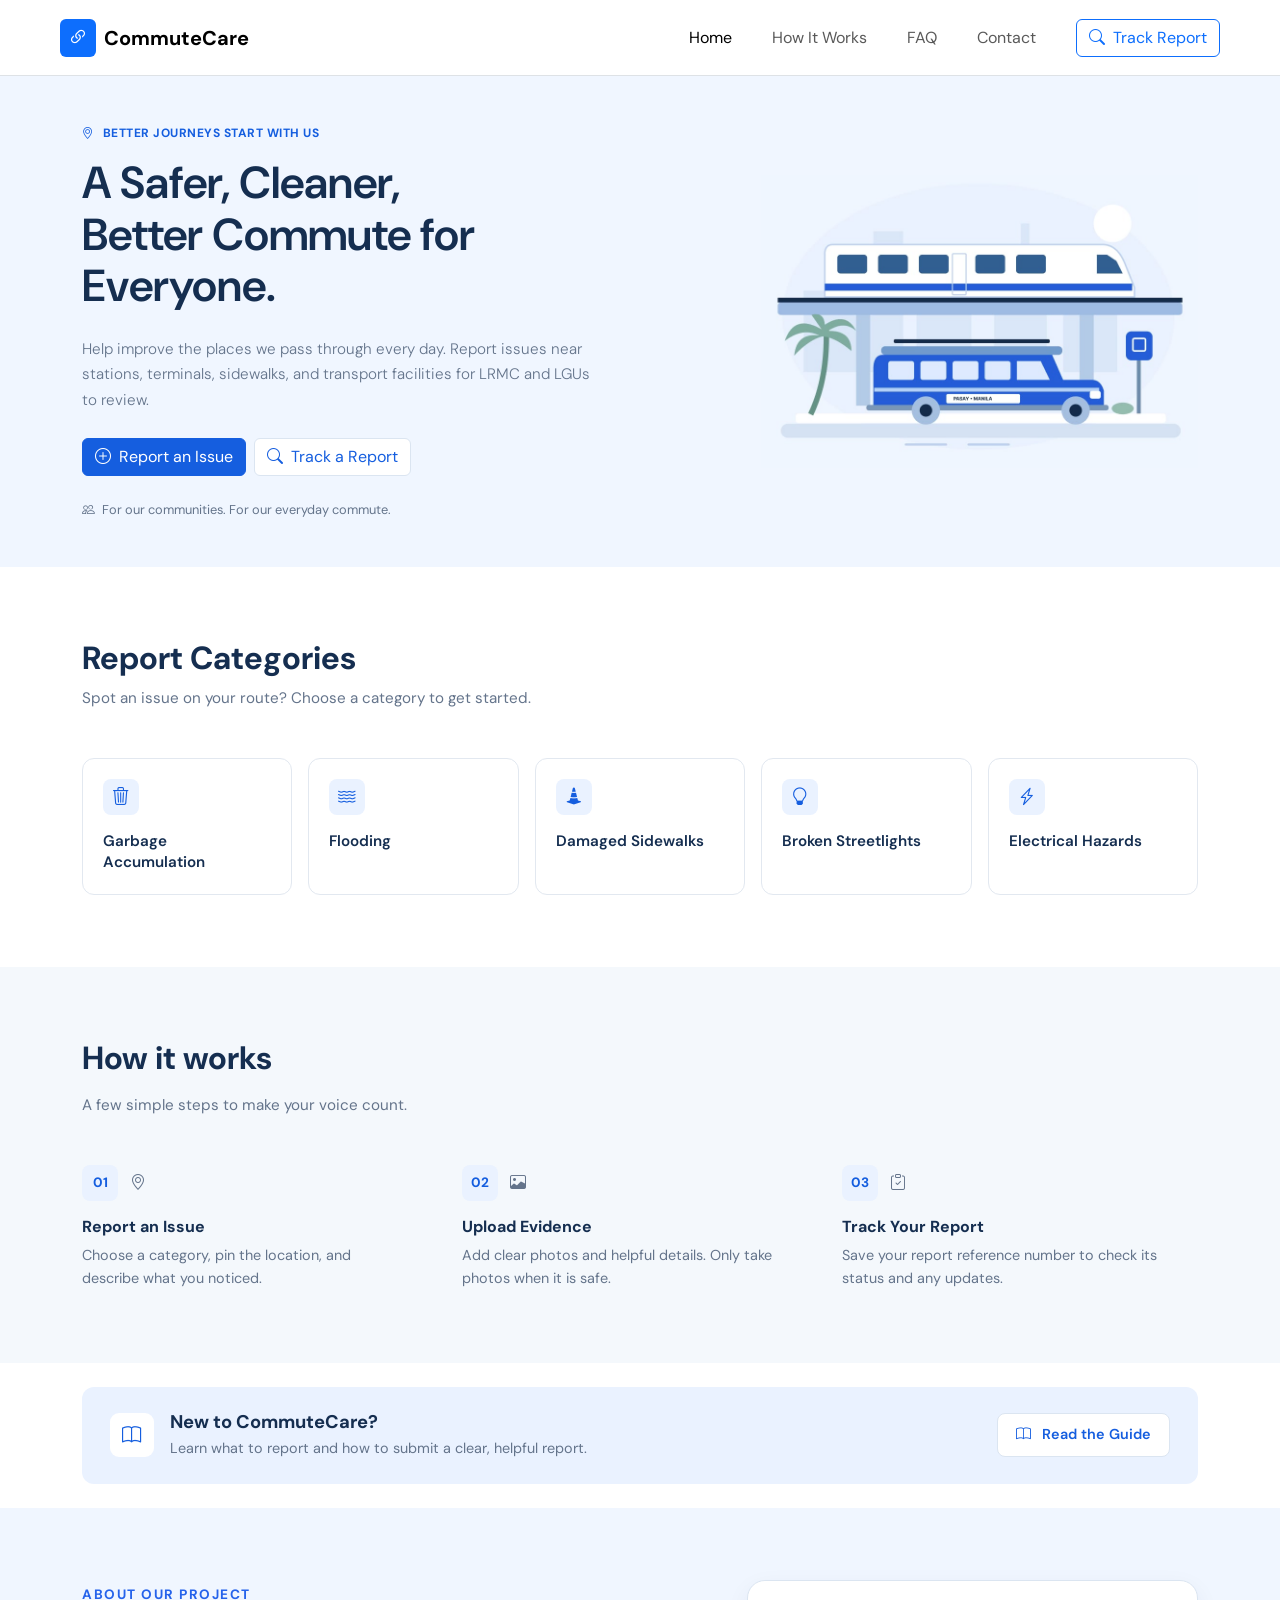
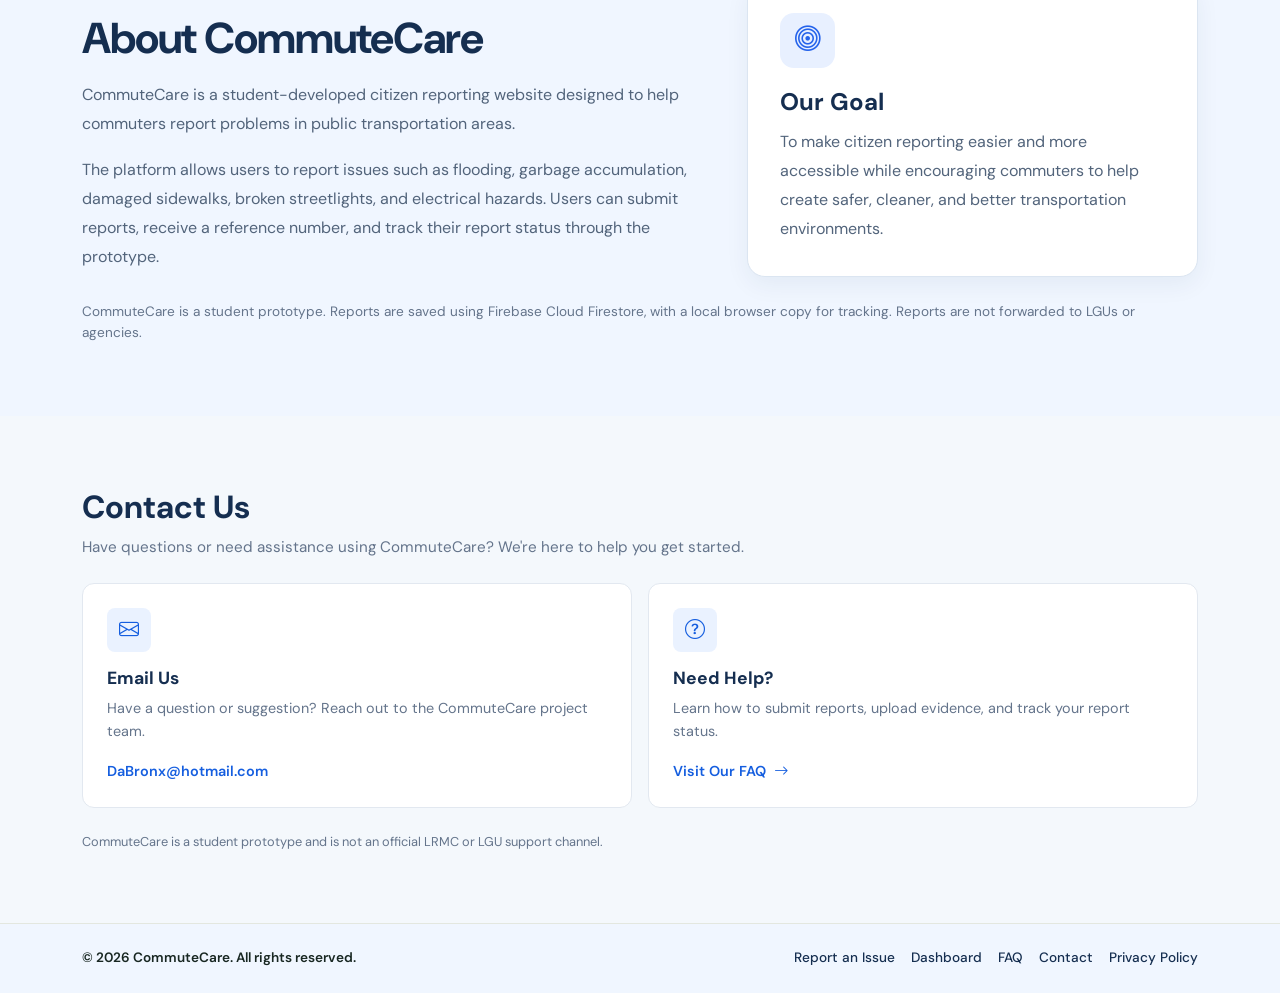
<file: index.html>
<!doctype html>
<html lang="en">
  <head>
    <meta charset="utf-8">
    <meta name="viewport" content="width=device-width, initial-scale=1">
    <meta name="theme-color" content="#f0f6ff">
    <meta name="description" content="CommuteCare is a citizen reporting website that helps commuters report and track public transportation-related issues.">
    <title>CommuteCare | A Safer, Cleaner, Better Commute</title>


    <!-- Bootstrap supplies the responsive layout and common interface styles. -->
    <link href="https://cdn.jsdelivr.net/npm/bootstrap@5.3.3/dist/css/bootstrap.min.css" rel="stylesheet" integrity="sha384-QWTKZyjpPEjISv5WaRU9OFeRpok6YctnYmDr5pNlyT2bRjXh0JMhjY6hW+ALEwIH" crossorigin="anonymous">
    <link rel="stylesheet" href="https://cdn.jsdelivr.net/npm/bootstrap-icons@1.11.3/font/bootstrap-icons.min.css">
    <!-- A display font paired with a readable body font gives the page its own voice. -->
    <link rel="preconnect" href="https://fonts.googleapis.com">
    <link rel="preconnect" href="https://fonts.gstatic.com" crossorigin>
    <link href="https://fonts.googleapis.com/css2?family=DM+Sans:wght@400;500;600;700&family=Space+Grotesk:wght@500;600;700&display=swap" rel="stylesheet">
    <link rel="stylesheet" href="styles/index.css">
    <link rel="stylesheet" href="styles/menu.css">
    <link rel="stylesheet" href="styles/hero.css">
    <link rel="stylesheet" href="styles/report-lookup.css">
    <link rel="stylesheet" href="styles/scams.css">
    <link rel="stylesheet" href="styles/how-it-works.css">
    <link rel="stylesheet" href="styles/volunteer.css">
    <link rel="stylesheet" href="styles/guide.css">
    <link rel="stylesheet" href="styles/contact.css">
    <link rel="stylesheet" href="styles/about.css">
    <link rel="stylesheet" href="styles/agencies.css">
    <link rel="stylesheet" href="styles/footer.css">
    <script src="scripts/hero.js" defer></script>
    <script src="scripts/menu.js" defer></script>
    <script src="scripts/report-lookup.js" defer></script>
    <script src="scripts/volunteer.js" defer></script>
  </head>
  <body>
    <!-- A sticky header keeps the main actions close while the page is in view. -->
    
<header class="navbar navbar-expand-md sticky-top bg-white border-bottom px-3 px-lg-5">
  <div class="container-fluid">

    <!-- CommuteCare Logo -->
    <a class="navbar-brand d-flex align-items-center gap-2 fw-bold" href="#home">
      <span class="bg-primary text-white rounded-2 px-2 py-1">
        <i class="bi bi-link-45deg"></i>
      </span>
      <span>CommuteCare</span>
    </a>

    <!-- Mobile Menu Button -->
    <button class="navbar-toggler" type="button"
      aria-label="Open navigation menu"
      aria-expanded="false"
      aria-controls="site-navigation">
      <span class="navbar-toggler-icon"></span>
    </button>

    <!-- Navigation Links -->
    <nav class="collapse navbar-collapse justify-content-md-end"
      id="site-navigation" aria-label="Main navigation">

      <div class="navbar-nav align-items-md-center gap-md-4">
        <a class="nav-link active" href="#home" aria-current="page">Home</a>
        <a class="nav-link" href="#how-it-works">How It Works</a>
        <a class="nav-link" href="faq.html">FAQ</a>
        <a class="nav-link" href="#contact">Contact</a>

        <a class="btn btn-outline-primary ms-md-2" href="track.html">
          <i class="bi bi-search me-1"></i> Track Report
        </a>
      </div>

    </nav>
  </div>
</header>


    <main>
      <!-- The hero fills the space below the header and uses a photo selected in scripts/hero.js. -->
      <section class="hero d-flex align-items-center position-relative overflow-hidden" id="home" aria-labelledby="hero-title">
        <div class="container position-relative">
          <div class="row g-5 align-items-center">
            <div class="col-lg-8 hero-content">
              
      <p class="hero-eyebrow d-flex align-items-center gap-2 fw-bold mb-3">
        <i class="bi bi-geo-alt"></i>
            BETTER JOURNEYS START WITH US
      </p>

      <h1 class="hero-title fw-semibold mb-0" id="hero-title">
        A Safer, Cleaner,<br>
        Better Commute for<br>
        Everyone.
      </h1>

      <p class="hero-description lead my-4">
      Help improve the places we pass through every day.
      Report issues near stations, terminals, sidewalks,
      and transport facilities for LRMC and LGUs to review.
      </p>

      <div class="d-flex flex-wrap gap-2">
      <a class="btn btn-primary" href="report.html">
      <i class="bi bi-plus-circle me-1"></i>
      Report an Issue
    </a>

    <a class="btn btn-outline-primary" href="track.html">
    <i class="bi bi-search me-1"></i>
    Track a Report
    </a>
  </div>

   
<p class="hero-note small mt-4 mb-0">
  <i class="bi bi-people me-1"></i>
  For our communities. For our everyday commute.
</p>

<!-- Close the Hero Text Column -->
</div>

<!-- CommuteCare Transportation Illustration -->
<div class="col-lg-4 hero-visual">
  <img
    src="images/hero-transport.png"
    alt="Illustration of a train and bus"
    class="img-fluid w-100"
  >
</div>

<!-- Close the Bootstrap Row -->
</div>

<!-- Close the Container -->
</div>

</section>



      <!-- Static cards introduce common scam categories without needing JavaScript. -->
      <section class="scam-types py-5" id="scam-types" aria-labelledby="scam-types-title">
        <div class="container py-lg-4">
          <div class="scam-types-heading mb-4 mb-lg-5">
            <h2 class="scam-types-title mb-2" id="scam-types-title">
                Report Categories
            </h2>

            <p class="scam-types-intro mb-0">
                Spot an issue on your route? Choose a category to get started.
            </p>
          </div>

          <!-- CommuteCare Report Categories -->
            <div class="row g-3">

            <!-- Garbage Accumulation -->
            <div class="col-6 col-md-4 col-lg">
                <a href="report.html" class="d-block h-100 text-decoration-none">
                <article class="scam-card h-100">
                <span class="scam-icon" aria-hidden="true">
                <i class="bi bi-trash3"></i>
                </span>
                <h3 class="scam-card-title">Garbage Accumulation</h3>
                </article>
                </a>
            </div>

            <!-- Flooding -->
            <div class="col-6 col-md-4 col-lg">
              <a href="report.html" class="d-block h-100 text-decoration-none">
              <article class="scam-card h-100">
              <span class="scam-icon" aria-hidden="true">
              <i class="bi bi-water"></i>
              </span>
              <h3 class="scam-card-title">Flooding</h3>
            </article>
             </a>
            </div>

            <!-- Damaged Sidewalks -->
          <div class="col-6 col-md-4 col-lg">
            <a href="report.html" class="d-block h-100 text-decoration-none">
            <article class="scam-card h-100">
            <span class="scam-icon" aria-hidden="true">
            <i class="bi bi-cone-striped"></i>
            </span>
            <h3 class="scam-card-title">Damaged Sidewalks</h3>
              </article>
            </a>
          </div>

          <!-- Broken Streetlights -->
          <div class="col-6 col-md-4 col-lg">
              <a href="report.html" class="d-block h-100 text-decoration-none">
              <article class="scam-card h-100">
              <span class="scam-icon" aria-hidden="true">
              <i class="bi bi-lightbulb"></i>
              </span>
              <h3 class="scam-card-title">Broken Streetlights</h3>
              </article>
              </a>
          </div>

        <!-- Electrical Hazards -->
          <div class="col-6 col-md-4 col-lg">
            <a href="report.html" class="d-block h-100 text-decoration-none">
            <article class="scam-card h-100">
            <span class="scam-icon" aria-hidden="true">
            <i class="bi bi-lightning-charge"></i>
            </span>
            <h3 class="scam-card-title">Electrical Hazards</h3>
            </article>
            </a>
          </div>

</div>
        </div>
      </section>

      <section class="how-it-works py-5" id="how-it-works" aria-labelledby="how-it-works-title">
        <div class="container py-lg-4">
          <div class="how-heading mb-5">

            <h2 class="how-title mb-3" id="how-it-works-title">How it works</h2>
            <p class="how-description mb-0">A few simple steps to make your voice count.</p>

          </div>

          
    <div class="how-steps row g-4 position-relative">

        <!-- Step 1 -->
      <div class="col-md-4">
     <article class="how-step">
     <div class="step-meta">
      <span class="step-number">01</span>
      <i class="bi bi-geo-alt step-icon" aria-hidden="true"></i>
     </div>
      <h3 class="step-title">Report an Issue</h3>
      <p class="step-description mb-0">
        Choose a category, pin the location, and describe
        what you noticed.
      </p>
    </article>
    </div>

      <!-- Step 2 -->
      <div class="col-md-4">
        <article class="how-step">
        <div class="step-meta">
          <span class="step-number">02</span>
          <i class="bi bi-image step-icon" aria-hidden="true"></i>
        </div>
        <h3 class="step-title">Upload Evidence</h3>
        <p class="step-description mb-0">
           Add clear photos and helpful details.
           Only take photos when it is safe.
        </p>
      </article>
      </div>

      <!-- Step 3 -->
      <div class="col-md-4">
        <article class="how-step">
        <div class="step-meta">
          <span class="step-number">03</span>
          <i class="bi bi-clipboard-check step-icon" aria-hidden="true"></i>
        </div>
        <h3 class="step-title">Track Your Report</h3>
        <p class="step-description mb-0">
          Save your report reference number to check
          its status and any updates.
        </p>
        </article>
      </div>

</div>

        </div>
      </section>

      
<!-- CommuteCare Guide Section -->
<section class="commutecare-guide py-4" id="guide">
  <div class="container">

    <div class="guide-box d-flex flex-column flex-md-row align-items-md-center justify-content-between gap-3">

      <div class="d-flex align-items-center gap-3">
        <span class="guide-icon">
          <i class="bi bi-book"></i>
        </span>

        <div>
          <h2 class="guide-title mb-1">
            New to CommuteCare?
          </h2>

          <p class="guide-description mb-0">
            Learn what to report and how to submit a clear,
            helpful report.
          </p>
        </div>
      </div>

      <a href="guidelines.html" class="btn guide-button">
        <i class="bi bi-book me-2"></i>
        Read the Guide
      </a>

    </div>
  </div>
</section>


<!-- CommuteCare About Us Section -->
<section class="about-section py-5" id="about" aria-labelledby="about-title">
  <div class="container py-lg-4">

    <div class="row g-4 align-items-center">

      <!-- About CommuteCare -->
      <div class="col-lg-7">

        <p class="about-eyebrow text-uppercase fw-bold mb-2">
          ABOUT OUR PROJECT
        </p>

        <h2 class="about-title mb-3" id="about-title">
          About CommuteCare
        </h2>

        <p class="about-description">
          CommuteCare is a student-developed citizen reporting
          website designed to help commuters report problems
          in public transportation areas.
        </p>

        <p class="about-description mb-0">
          The platform allows users to report issues such as
          flooding, garbage accumulation, damaged sidewalks,
          broken streetlights, and electrical hazards.
          Users can submit reports, receive a reference number,
          and track their report status through the prototype.
        </p>

      </div>

      <!-- Our Goal -->
      <div class="col-lg-5">

        <div class="about-card">

          <span class="about-icon">
            <i class="bi bi-bullseye"></i>
          </span>

          <h3 class="about-card-title">
            Our Goal
          </h3>

          <p class="about-card-description mb-0">
            To make citizen reporting easier and more accessible
            while encouraging commuters to help create safer,
            cleaner, and better transportation environments.
          </p>

        </div>

      </div>

    </div>

    <p class="about-disclaimer mt-4 mb-0">
      CommuteCare is a student prototype. Reports are saved
      using Firebase Cloud Firestore, with a local browser copy
      for tracking. Reports are not forwarded to LGUs or agencies.
    </p>

  </div>
</section>


      <!-- CommuteCare Contact Section -->
<section class="contact-section py-5" id="contact" aria-labelledby="contact-title">
  <div class="container py-lg-4">

    <div class="contact-heading mb-4">
      <h2 class="contact-title mb-2" id="contact-title">
        Contact Us
      </h2>

      <p class="contact-description">
        Have questions or need assistance using CommuteCare?
        We're here to help you get started.
      </p>
    </div>

    <div class="row g-3">

      <!-- Email Contact -->
      <div class="col-md-6">
        <div class="contact-card h-100">
          <span class="contact-icon">
            <i class="bi bi-envelope"></i>
          </span>

          <h3>Email Us</h3>
          <p>
            Have a question or suggestion?
            Reach out to the CommuteCare project team.
          </p>

          <a href="mailto:DaBronx@hotmail.com">
            DaBronx@hotmail.com
          </a>
        </div>
      </div>

      <!-- Help Center -->
      <div class="col-md-6">
        <div class="contact-card h-100">
          <span class="contact-icon">
            <i class="bi bi-question-circle"></i>
          </span>

          <h3>Need Help?</h3>
          <p>
            Learn how to submit reports, upload evidence,
            and track your report status.
          </p>

          <a href="faq.html">
            Visit Our FAQ
            <i class="bi bi-arrow-right ms-1"></i>
          </a>
        </div>
      </div>

    </div>

    <p class="contact-disclaimer mt-4 mb-0">
      CommuteCare is a student prototype and is not an official
      LRMC or LGU support channel.
    </p>

  </div>
</section>
      
    </main>

    <footer class="site-footer py-4">
      <div class="container d-flex flex-column flex-sm-row justify-content-between align-items-sm-center gap-2">

        <p class="footer-copyright mb-0">
          &copy; 2026 CommuteCare. All rights reserved.
        </p>

        <div class="footer-notice d-flex flex-wrap align-items-center gap-3">
          <a href="report.html">Report an Issue</a>
          <a href="dashboard.html">Dashboard</a>
          <a href="faq.html">FAQ</a>
          <a href="index.html#contact">Contact</a>
          <a href="privacy.html">Privacy Policy</a>
        </div>
      </div>
    </footer>
  </body>
</html>
</file>
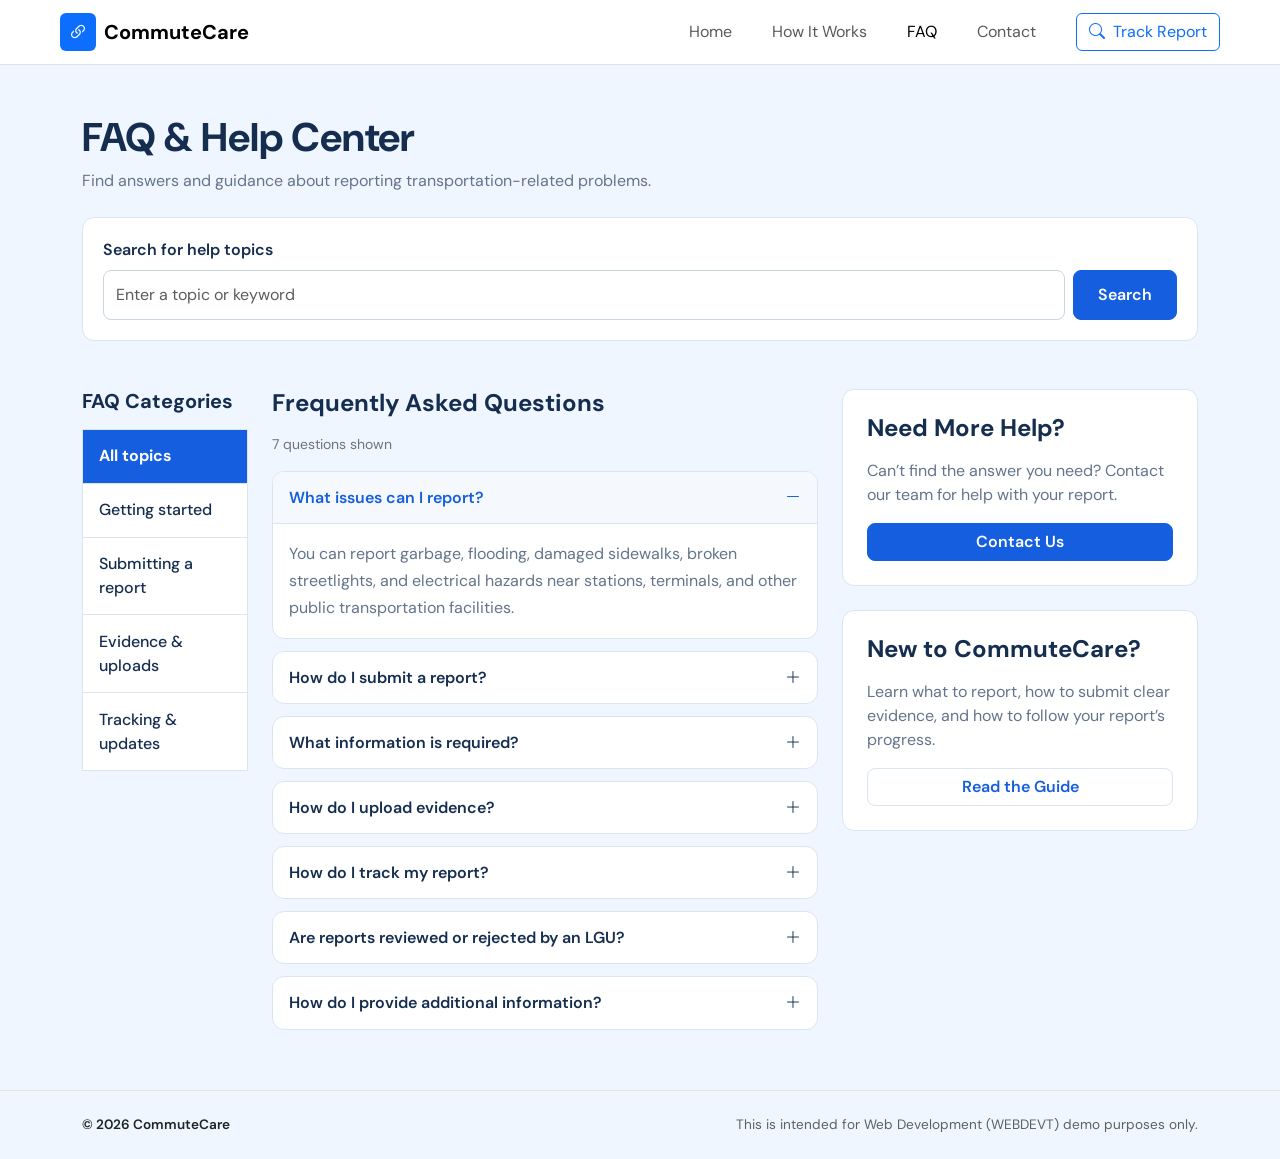
<file: faq.html>
<!doctype html>
<html lang="en">
  <head>
    <meta charset="utf-8">
    <meta name="viewport" content="width=device-width, initial-scale=1">
    <meta name="description" content="Answers to common questions about reporting transportation-related problems with CommuteCare.">
    <title>FAQ &amp; Help Center | CommuteCare</title>

    <link href="https://cdn.jsdelivr.net/npm/bootstrap@5.3.3/dist/css/bootstrap.min.css" rel="stylesheet" integrity="sha384-QWTKZyjpPEjISv5WaRU9OFeRpok6YctnYmDr5pNlyT2bRjXh0JMhjY6hW+ALEwIH" crossorigin="anonymous">
    <link rel="stylesheet" href="https://cdn.jsdelivr.net/npm/bootstrap-icons@1.11.3/font/bootstrap-icons.min.css">
    <link rel="preconnect" href="https://fonts.googleapis.com">
    <link rel="preconnect" href="https://fonts.gstatic.com" crossorigin>
    <link href="https://fonts.googleapis.com/css2?family=DM+Sans:wght@400;500;600;700&family=Space+Grotesk:wght@500;600;700&display=swap" rel="stylesheet">
    <link rel="stylesheet" href="styles/index.css">
    <link rel="stylesheet" href="styles/faq.css">
    <link rel="stylesheet" href="styles/footer.css">
    <script src="scripts/menu.js" defer></script>
    <script src="scripts/faq.js" defer></script>
  </head>
  <body>
    <!-- Sticky navigation (same as the home page) -->
    <header class="navbar navbar-expand-md sticky-top bg-white border-bottom px-3 px-lg-5">
      <div class="container-fluid">
        <a class="navbar-brand d-flex align-items-center gap-2 fw-bold" href="index.html#home">
          <span class="bg-primary text-white rounded-2 px-2 py-1">
            <i class="bi bi-link-45deg"></i>
          </span>
          <span>CommuteCare</span>
        </a>

        <button class="navbar-toggler" type="button"
          aria-label="Open navigation menu"
          aria-expanded="false"
          aria-controls="site-navigation">
          <span class="navbar-toggler-icon"></span>
        </button>

        <nav class="collapse navbar-collapse justify-content-md-end"
          id="site-navigation" aria-label="Main navigation">
          <div class="navbar-nav align-items-md-center gap-md-4">
            <a class="nav-link" href="index.html#home">Home</a>
            <a class="nav-link" href="index.html#how-it-works">How It Works</a>
            <a class="nav-link active" href="faq.html" aria-current="page">FAQ</a>
            <a class="nav-link" href="index.html#contact">Contact</a>
            <a class="btn btn-outline-primary ms-md-2" href="track.html">
              <i class="bi bi-search me-1"></i> Track Report
            </a>
          </div>
        </nav>
      </div>
    </header>

    <main class="faq-page py-4 py-lg-5">
      <div class="container">

        <!-- Page heading -->
        <header class="mb-4">
          <h1 class="faq-title">FAQ &amp; Help Center</h1>
          <p class="faq-subtitle mb-0">Find answers and guidance about reporting transportation-related problems.</p>
        </header>

        <!-- Search -->
        <form class="faq-search mb-4 mb-lg-5" id="faq-search-form" role="search">
          <label class="form-label fw-semibold" for="faq-search">Search for help topics</label>
          <div class="d-flex flex-column flex-sm-row gap-2">
            <input class="form-control" type="search" id="faq-search" placeholder="Enter a topic or keyword" autocomplete="off">
            <button class="btn faq-btn-dark px-4" type="submit">Search</button>
          </div>
        </form>

        <div class="row g-4">

          <!-- Categories -->
          <aside class="col-lg-3 col-xl-2 order-1">
            <h2 class="faq-heading h5 mb-3">FAQ Categories</h2>
            <div class="faq-categories list-group rounded-0" id="faq-categories" role="group" aria-label="FAQ categories">
              <button type="button" class="list-group-item list-group-item-action active" data-category="all">All topics</button>
              <button type="button" class="list-group-item list-group-item-action" data-category="getting-started">Getting started</button>
              <button type="button" class="list-group-item list-group-item-action" data-category="submitting">Submitting a report</button>
              <button type="button" class="list-group-item list-group-item-action" data-category="evidence">Evidence &amp; uploads</button>
              <button type="button" class="list-group-item list-group-item-action" data-category="tracking">Tracking &amp; updates</button>
            </div>
          </aside>

          <!-- FAQ list -->
          <section class="col-lg-9 col-xl-6 order-2" aria-labelledby="faq-heading">
            <h2 class="faq-heading h4 mb-3" id="faq-heading">Frequently Asked Questions</h2>
            <p class="faq-status small text-secondary" id="faq-status" role="status" aria-live="polite"></p>

            <div class="faq-list" id="faq-list">

              <article class="faq-item" data-category="getting-started">
                <h3 class="faq-q">
                  <button type="button" class="faq-toggle" aria-expanded="false" aria-controls="faq-a1" id="faq-q1">
                    <span>What issues can I report?</span><i class="bi bi-plus-lg" aria-hidden="true"></i>
                  </button>
                </h3>
                <div class="faq-a" id="faq-a1" role="region" aria-labelledby="faq-q1" hidden>
                  <p>You can report garbage, flooding, damaged sidewalks, broken streetlights, and electrical hazards near stations, terminals, and other public transportation facilities.</p>
                </div>
              </article>

              <article class="faq-item" data-category="submitting">
                <h3 class="faq-q">
                  <button type="button" class="faq-toggle" aria-expanded="false" aria-controls="faq-a2" id="faq-q2">
                    <span>How do I submit a report?</span><i class="bi bi-plus-lg" aria-hidden="true"></i>
                  </button>
                </h3>
                <div class="faq-a" id="faq-a2" role="region" aria-labelledby="faq-q2" hidden>
                  <p>Go to the <a href="report.html">Report page</a>, choose the issue category, enter the location, describe the problem, attach evidence if you have any, then select Submit. You will receive a reference number after submitting.</p>
                </div>
              </article>

              <article class="faq-item" data-category="submitting">
                <h3 class="faq-q">
                  <button type="button" class="faq-toggle" aria-expanded="false" aria-controls="faq-a3" id="faq-q3">
                    <span>What information is required?</span><i class="bi bi-plus-lg" aria-hidden="true"></i>
                  </button>
                </h3>
                <div class="faq-a" id="faq-a3" role="region" aria-labelledby="faq-q3" hidden>
                  <p>
                    To submit a report, users must provide an issue category,
                    a description of at least 20 characters, the date and time
                    observed, a severity level from 1 to 5, and the location
                    of the incident. The reporter must also enter their full
                    name, email address, and Philippine mobile number, and
                    confirm that the information provided is accurate.
                    Uploading a photo is optional. Supported image formats
                    are JPG, PNG, and WebP, with a maximum file size of 10 MB.
                  </p>
                </div>
              </article>

              <article class="faq-item" data-category="evidence">
                <h3 class="faq-q">
                  <button type="button" class="faq-toggle" aria-expanded="false" aria-controls="faq-a4" id="faq-q4">
                    <span>How do I upload evidence?</span><i class="bi bi-plus-lg" aria-hidden="true"></i>
                  </button>
                </h3>
                <div class="faq-a" id="faq-a4" role="region" aria-labelledby="faq-q4" hidden>
                  <p>
                    On the Report page, use the evidence upload field to attach clear photos of the issue. Make sure the problem and its surroundings are visible, and avoid including faces or personal information where possible.
                    Accepted formats are JPG, PNG,
                    and WebP, with a maximum file size of 10 MB.
                  </p>
                </div>
              </article>

              <article class="faq-item" data-category="tracking">
                <h3 class="faq-q">
                  <button type="button" class="faq-toggle" aria-expanded="false" aria-controls="faq-a5" id="faq-q5">
                    <span>How do I track my report?</span><i class="bi bi-plus-lg" aria-hidden="true"></i>
                  </button>
                </h3>
                <div class="faq-a" id="faq-a5" role="region" aria-labelledby="faq-q5" hidden>
                  <p>Open the <a href="track.html">Track Report page</a> and enter the reference number you received after submitting. The page shows the current status of your report, such as Received, Under Review, or Resolved.</p>
                </div>
              </article>

              <article class="faq-item" data-category="tracking">
                <h3 class="faq-q">
                  <button type="button" class="faq-toggle" aria-expanded="false" aria-controls="faq-a6" id="faq-q6">
                    <span>Are reports reviewed or rejected by an LGU?</span><i class="bi bi-plus-lg" aria-hidden="true"></i>
                  </button>
                </h3>
                <div class="faq-a" id="faq-a6" role="region" aria-labelledby="faq-q6" hidden>
                  <p>A report may be rejected if it is a duplicate, outside the covered facilities, or lacks enough detail to verify. The tracking page shows the reason, and you may submit a new report with corrected information.</p>
                </div>
              </article>

              <article class="faq-item" data-category="tracking">
                <h3 class="faq-q">
                  <button type="button" class="faq-toggle" aria-expanded="false" aria-controls="faq-a7" id="faq-q7">
                    <span>How do I provide additional information?</span><i class="bi bi-plus-lg" aria-hidden="true"></i>
                  </button>
                </h3>
                <div class="faq-a" id="faq-a7" role="region" aria-labelledby="faq-q7" hidden>
                  <p>
                    Users can submit another demonstration report with corrected
                    information, but it will receive a new reference number
                    and will not be linked to the previous report.
                  </p>
                </div>
              </article>

            </div>

            <p class="faq-empty" id="faq-empty" hidden>
              <i class="bi bi-search me-2" aria-hidden="true"></i>No questions match your search. Try a different keyword or choose another category.
            </p>
          </section>

          <!-- Side cards -->
          <aside class="col-lg-12 col-xl-4 order-3">
            <div class="row g-4">
              <div class="col-md-6 col-xl-12">
                <div class="faq-card h-100" id="contact">
                  <h2 class="h4 faq-heading mb-3">Need More Help?</h2>
                  <p class="faq-muted">Can&rsquo;t find the answer you need? Contact our team for help with your report.</p>
                  <a class="btn faq-btn-dark w-100" href="index.html#contact">Contact Us</a>
                </div>
              </div>
              <div class="col-md-6 col-xl-12">
                <div class="faq-card h-100">
                  <h2 class="h4 faq-heading mb-3">New to CommuteCare?</h2>
                  <p class="faq-muted">Learn what to report, how to submit clear evidence, and how to follow your report&rsquo;s progress.</p>
                  <a class="btn faq-btn-light w-100" href="index.html#how-it-works">Read the Guide</a>
                </div>
              </div>
            </div>
          </aside>

        </div>
      </div>
    </main>

    <footer class="site-footer py-4">
      <div class="container d-flex flex-column flex-sm-row justify-content-between align-items-sm-center gap-2">
        <p class="footer-copyright mb-0">&copy; 2026 CommuteCare</p>
        <p class="footer-notice mb-0">This is intended for Web Development (WEBDEVT) demo purposes only.</p>
      </div>
    </footer>
  </body>
</html>
</file>
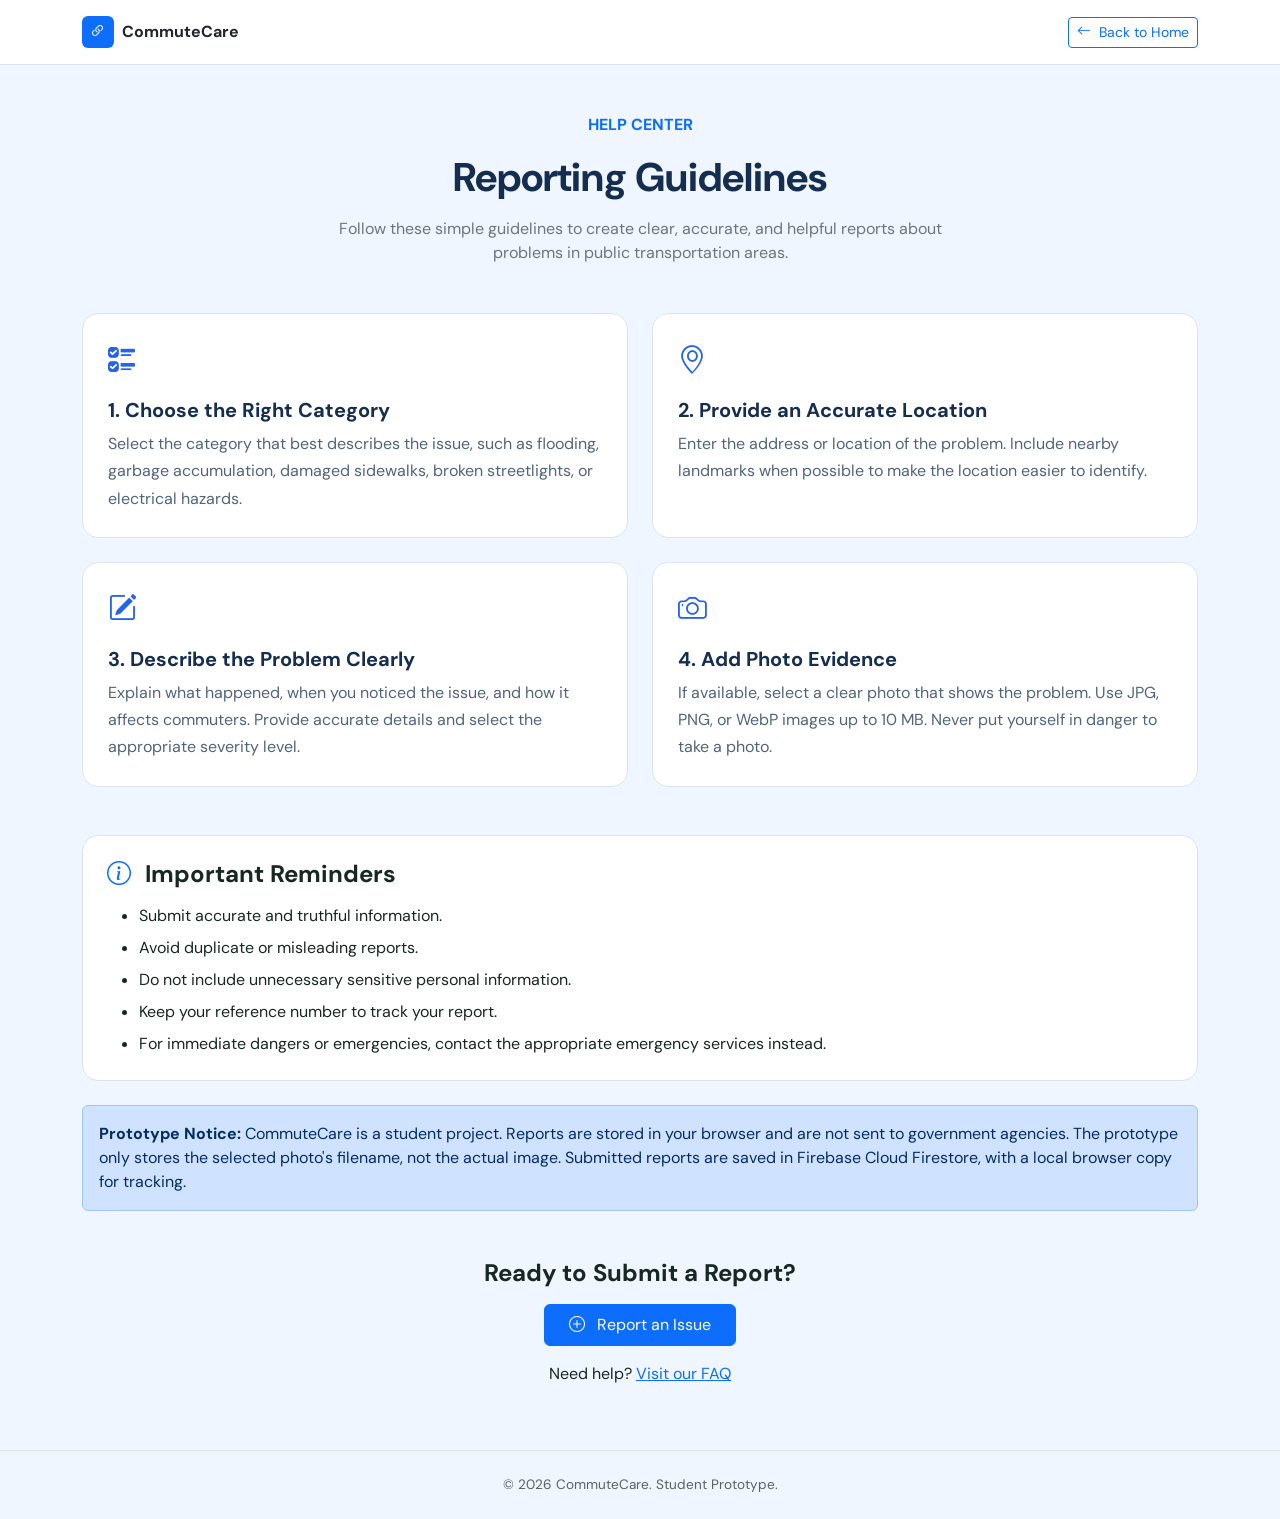
<file: guidelines.html>
<!doctype html>
<html lang="en">
<head>
  <meta charset="utf-8">
  <meta name="viewport" content="width=device-width, initial-scale=1">
  <title>Reporting Guidelines | CommuteCare</title>

  <link href="https://cdn.jsdelivr.net/npm/bootstrap@5.3.3/dist/css/bootstrap.min.css" rel="stylesheet">
  <link href="https://cdn.jsdelivr.net/npm/bootstrap-icons@1.11.3/font/bootstrap-icons.min.css" rel="stylesheet">
  <link href="https://fonts.googleapis.com/css2?family=DM+Sans:wght@400;500;600;700&family=Space+Grotesk:wght@500;600;700&display=swap" rel="stylesheet">

  <link rel="stylesheet" href="styles/index.css">
  <link rel="stylesheet" href="styles/footer.css">

  <style>
    body {
      background: #f0f6ff;
    }

    .guidelines-title {
      color: #152e50;
      font-weight: 700;
    }

    .guideline-card {
      background: #ffffff;
      border: 1px solid #dbe5f1;
      border-radius: 16px;
      padding: 25px;
      height: 100%;
    }

    .guideline-icon {
      color: #2563eb;
      font-size: 1.8rem;
    }

    .guideline-card h2 {
      color: #152e50;
      font-size: 1.25rem;
      font-weight: 700;
    }

    .guideline-card p {
      color: #52647b;
      line-height: 1.7;
    }
  </style>
</head>

<body>

  <!-- Header -->
  <header class="bg-white border-bottom py-3">
    <div class="container d-flex justify-content-between align-items-center gap-3">

      <a href="index.html" class="text-decoration-none d-flex align-items-center gap-2 fw-bold text-dark">
        <span class="bg-primary text-white rounded-2 px-2 py-1">
          <i class="bi bi-link-45deg"></i>
        </span>
        CommuteCare
      </a>

      <a href="index.html" class="btn btn-outline-primary btn-sm">
        <i class="bi bi-arrow-left me-1"></i>
        Back to Home
      </a>

    </div>
  </header>

  <main class="container py-5">

    <!-- Page Introduction -->
    <div class="text-center mb-5">

      <p class="text-primary fw-bold text-uppercase">
        Help Center
      </p>

      <h1 class="guidelines-title mb-3">
        Reporting Guidelines
      </h1>

      <p class="text-secondary mx-auto" style="max-width: 650px;">
        Follow these simple guidelines to create clear,
        accurate, and helpful reports about problems
        in public transportation areas.
      </p>

    </div>

    <!-- Guidelines Cards -->
    <div class="row g-4 mb-5">

      <div class="col-md-6">
        <article class="guideline-card">
          <i class="bi bi-ui-checks guideline-icon" aria-hidden="true"></i>
          <h2 class="mt-3">1. Choose the Right Category</h2>
          <p class="mb-0">
            Select the category that best describes the issue,
            such as flooding, garbage accumulation, damaged
            sidewalks, broken streetlights, or electrical hazards.
          </p>
        </article>
      </div>

      <div class="col-md-6">
        <article class="guideline-card">
          <i class="bi bi-geo-alt guideline-icon" aria-hidden="true"></i>
          <h2 class="mt-3">2. Provide an Accurate Location</h2>
          <p class="mb-0">
            Enter the address or location of the problem.
            Include nearby landmarks when possible to make
            the location easier to identify.
          </p>
        </article>
      </div>

      <div class="col-md-6">
        <article class="guideline-card">
          <i class="bi bi-pencil-square guideline-icon" aria-hidden="true"></i>
          <h2 class="mt-3">3. Describe the Problem Clearly</h2>
          <p class="mb-0">
            Explain what happened, when you noticed the issue,
            and how it affects commuters. Provide accurate
            details and select the appropriate severity level.
          </p>
        </article>
      </div>

      <div class="col-md-6">
        <article class="guideline-card">
          <i class="bi bi-camera guideline-icon" aria-hidden="true"></i>
          <h2 class="mt-3">4. Add Photo Evidence</h2>
          <p class="mb-0">
            If available, select a clear photo that shows the
            problem. Use JPG, PNG, or WebP images up to 10 MB.
            Never put yourself in danger to take a photo.
          </p>
        </article>
      </div>

    </div>

    <!-- Important Reminders -->
    <section class="bg-white rounded-4 border p-4 mb-4"
      aria-labelledby="reminders-title">

      <h2 class="h4 fw-bold mb-3" id="reminders-title">
        <i class="bi bi-info-circle text-primary me-2"></i>
        Important Reminders
      </h2>

      <ul class="mb-0">
        <li class="mb-2">Submit accurate and truthful information.</li>
        <li class="mb-2">Avoid duplicate or misleading reports.</li>
        <li class="mb-2">Do not include unnecessary sensitive personal information.</li>
        <li class="mb-2">Keep your reference number to track your report.</li>
        <li>For immediate dangers or emergencies, contact the appropriate emergency services instead.</li>
      </ul>

    </section>

    <!-- Prototype Notice -->
    <div class="alert alert-primary" role="note">
      <strong>Prototype Notice:</strong>
      CommuteCare is a student project. Reports are stored
      in your browser and are not sent to government agencies.
      The prototype only stores the selected photo's filename,
      not the actual image.
      Submitted reports are saved in Firebase Cloud Firestore,
      with a local browser copy for tracking.
    </div>

    <!-- Call to Action -->
    <div class="text-center mt-5">

      <h2 class="h4 fw-bold mb-3">
        Ready to Submit a Report?
      </h2>

      <a href="report.html" class="btn btn-primary px-4 py-2">
        <i class="bi bi-plus-circle me-2"></i>
        Report an Issue
      </a>

      <p class="mt-3">
        Need help? <a href="faq.html">Visit our FAQ</a>
      </p>

    </div>

  </main>

  <!-- Footer -->
  <footer class="site-footer py-4">
    <div class="container text-center">
      <p class="mb-0">
        &copy; 2026 CommuteCare. Student Prototype.
      </p>
    </div>
  </footer>

</body>
</html>
</file>
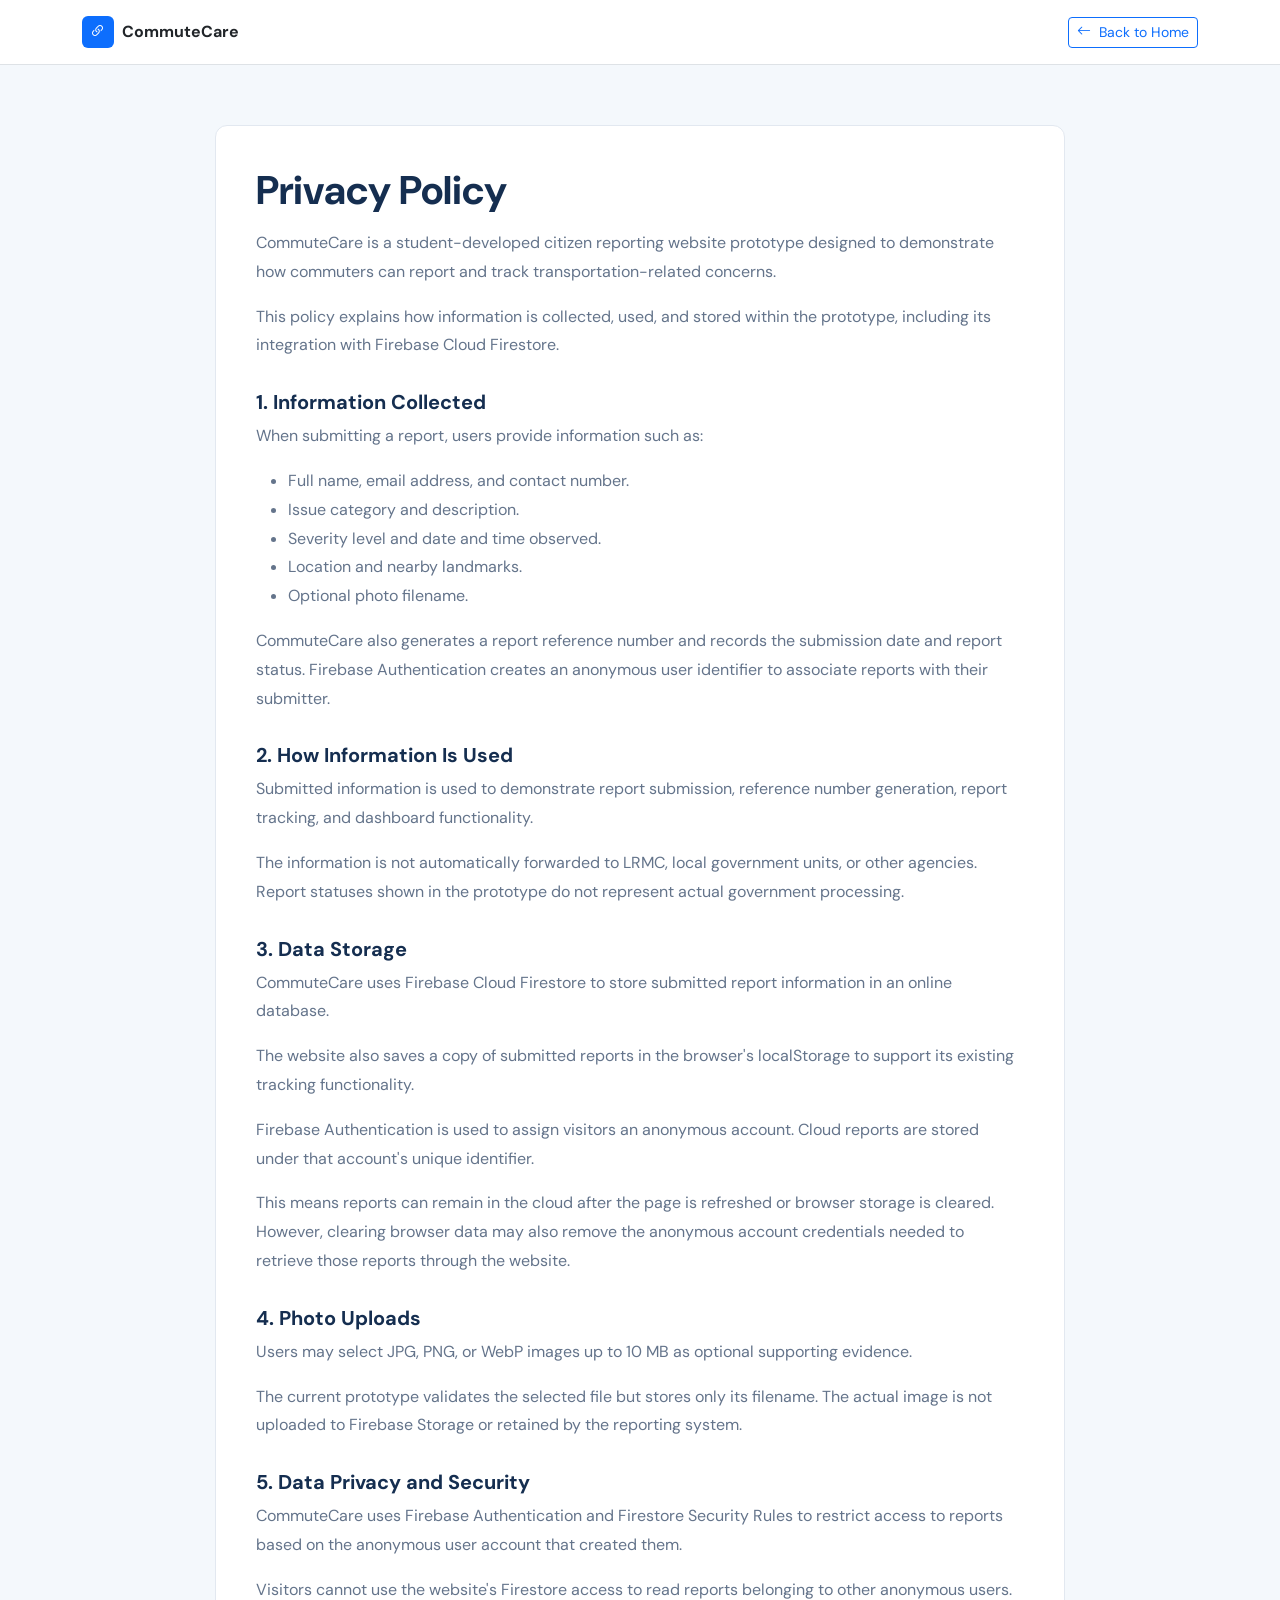
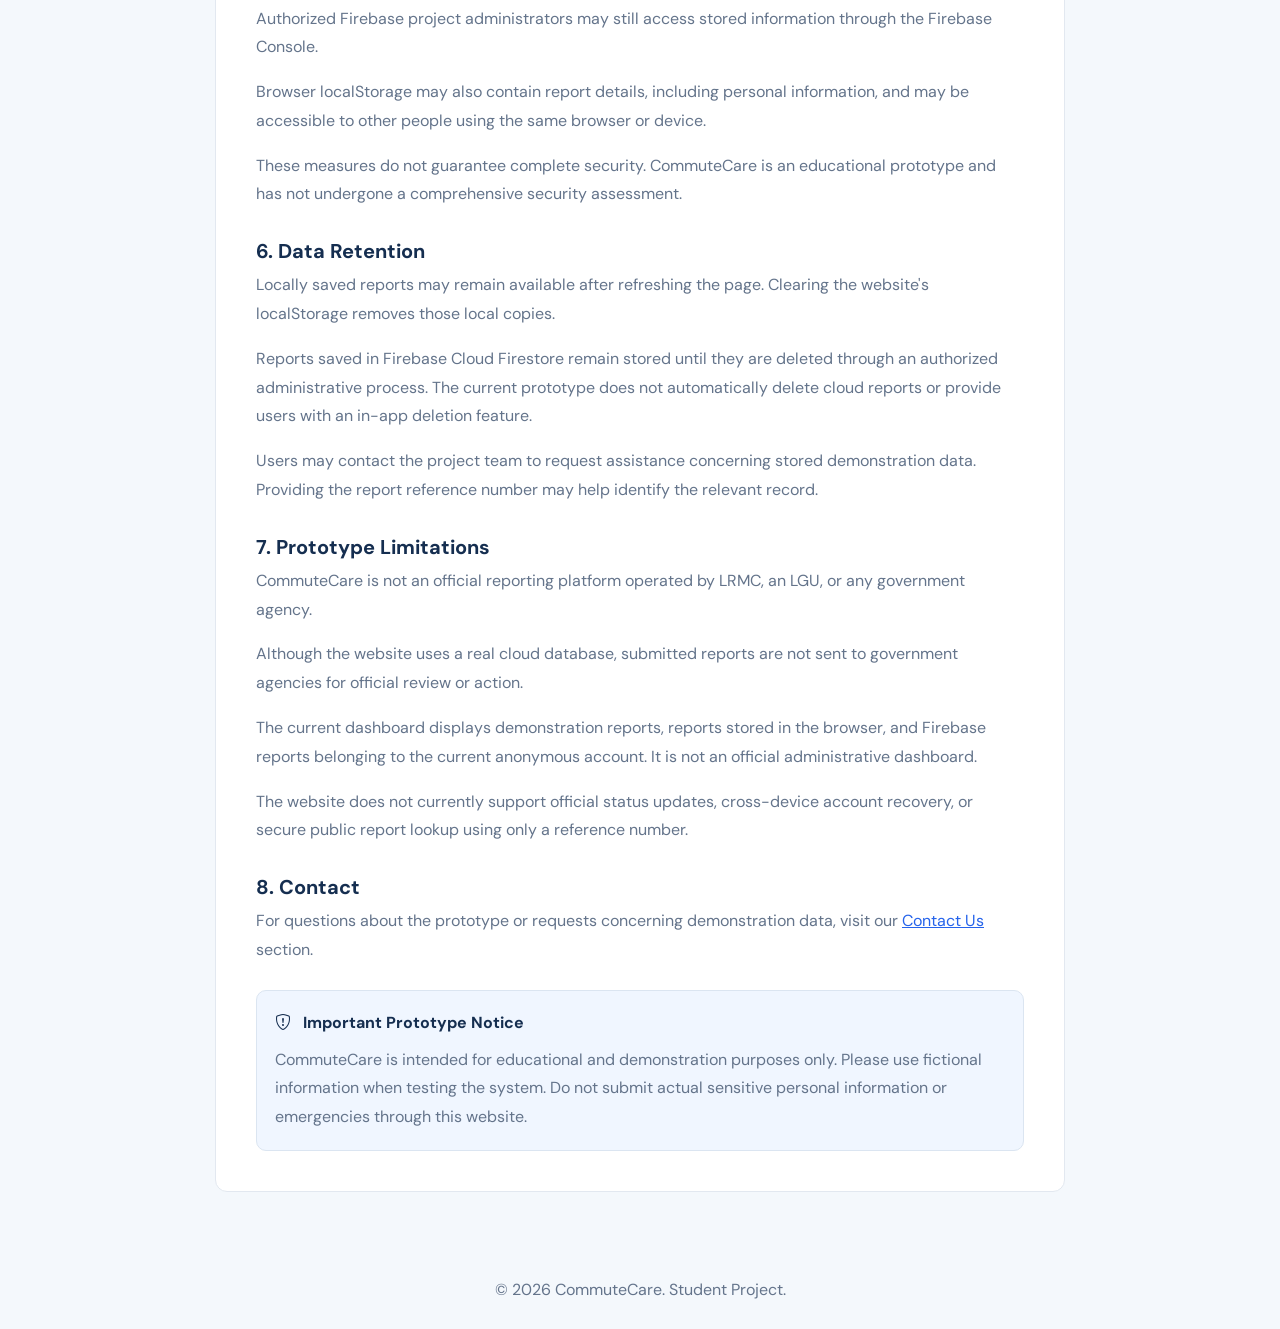
<file: privacy.html>
<!doctype html>
<html lang="en">
<head>
  <meta charset="utf-8">
  <meta name="viewport" content="width=device-width, initial-scale=1">

  <meta name="description"
    content="Learn how CommuteCare collects, stores, and uses information in its student reporting prototype.">

  <title>Privacy Policy | CommuteCare</title>

  <link href="https://cdn.jsdelivr.net/npm/bootstrap@5.3.3/dist/css/bootstrap.min.css" rel="stylesheet">
  <link rel="stylesheet" href="https://cdn.jsdelivr.net/npm/bootstrap-icons@1.11.3/font/bootstrap-icons.min.css">

  <link rel="preconnect" href="https://fonts.googleapis.com">
  <link rel="preconnect" href="https://fonts.gstatic.com" crossorigin>
  <link href="https://fonts.googleapis.com/css2?family=DM+Sans:wght@400;500;600;700&family=Space+Grotesk:wght@500;600;700&display=swap" rel="stylesheet">

  <link rel="stylesheet" href="styles/index.css">

  <style>
    body {
      font-family: "DM Sans", Arial, sans-serif;
      background: #f4f8fc;
      color: #152e50;
    }

    .privacy-container {
      max-width: 850px;
      margin: 60px auto;
      padding: 40px;
      background: white;
      border: 1px solid #e2e8f0;
      border-radius: 12px;
    }

    h1 {
      font-weight: 700;
      margin-bottom: 15px;
    }

    h2 {
      color: #152e50;
      font-size: 1.25rem;
      font-weight: 700;
      margin-top: 30px;
    }

    p, li {
      color: #64748b;
      line-height: 1.8;
    }

    .privacy-notice {
      background: #f0f6ff;
      border: 1px solid #dbe5f1;
      border-radius: 10px;
      padding: 18px;
      margin-top: 25px;
    }

    .privacy-notice p {
      margin-bottom: 0;
    }

    .privacy-notice strong {
      color: #152e50;
    }

    a {
      color: #2563eb;
    }

    @media (max-width: 767px) {
      .privacy-container {
        margin: 20px 12px;
        padding: 24px;
      }
    }
  </style>
</head>

<body>

  <!-- CommuteCare Privacy Page Header -->
  <header class="bg-white border-bottom py-3">
    <div class="container d-flex justify-content-between align-items-center gap-3">

      <!-- CommuteCare Logo -->
      <a href="index.html"
         class="d-flex align-items-center gap-2 fw-bold text-decoration-none text-dark">

        <span class="bg-primary text-white rounded-2 px-2 py-1">
          <i class="bi bi-link-45deg" aria-hidden="true"></i>
        </span>

        <span>CommuteCare</span>
      </a>

      <!-- Back to Home Button -->
      <a href="index.html" class="btn btn-outline-primary btn-sm">
        <i class="bi bi-arrow-left me-1" aria-hidden="true"></i>
        Back to Home
      </a>

    </div>
  </header>

  <main class="privacy-container">

    <h1>Privacy Policy</h1>

    <p>
      CommuteCare is a student-developed citizen reporting
      website prototype designed to demonstrate how commuters
      can report and track transportation-related concerns.
    </p>

    <p>
      This policy explains how information is collected,
      used, and stored within the prototype, including
      its integration with Firebase Cloud Firestore.
    </p>

    <!-- Information Collected -->
    <h2>1. Information Collected</h2>

    <p>
      When submitting a report, users provide information
      such as:
    </p>

    <ul>
      <li>Full name, email address, and contact number.</li>
      <li>Issue category and description.</li>
      <li>Severity level and date and time observed.</li>
      <li>Location and nearby landmarks.</li>
      <li>Optional photo filename.</li>
    </ul>

    <p>
      CommuteCare also generates a report reference number
      and records the submission date and report status.
      Firebase Authentication creates an anonymous user
      identifier to associate reports with their submitter.
    </p>

    <!-- How Information Is Used -->
    <h2>2. How Information Is Used</h2>

    <p>
      Submitted information is used to demonstrate report
      submission, reference number generation, report
      tracking, and dashboard functionality.
    </p>

    <p>
      The information is not automatically forwarded to
      LRMC, local government units, or other agencies.
      Report statuses shown in the prototype do not
      represent actual government processing.
    </p>

    <!-- Data Storage -->
    <h2>3. Data Storage</h2>

    <p>
      CommuteCare uses Firebase Cloud Firestore to store
      submitted report information in an online database.
    </p>

    <p>
      The website also saves a copy of submitted reports
      in the browser's localStorage to support its existing
      tracking functionality.
    </p>

    <p>
      Firebase Authentication is used to assign visitors
      an anonymous account. Cloud reports are stored under
      that account's unique identifier.
    </p>

    <p>
      This means reports can remain in the cloud after
      the page is refreshed or browser storage is cleared.
      However, clearing browser data may also remove the
      anonymous account credentials needed to retrieve
      those reports through the website.
    </p>

    <!-- Photo Uploads -->
    <h2>4. Photo Uploads</h2>

    <p>
      Users may select JPG, PNG, or WebP images up to
      10 MB as optional supporting evidence.
    </p>

    <p>
      The current prototype validates the selected file
      but stores only its filename. The actual image
      is not uploaded to Firebase Storage or retained
      by the reporting system.
    </p>

    <!-- Privacy and Security -->
    <h2>5. Data Privacy and Security</h2>

    <p>
      CommuteCare uses Firebase Authentication and
      Firestore Security Rules to restrict access
      to reports based on the anonymous user account
      that created them.
    </p>

    <p>
      Visitors cannot use the website's Firestore access
      to read reports belonging to other anonymous users.
      Authorized Firebase project administrators may
      still access stored information through the
      Firebase Console.
    </p>

    <p>
      Browser localStorage may also contain report details,
      including personal information, and may be accessible
      to other people using the same browser or device.
    </p>

    <p>
      These measures do not guarantee complete security.
      CommuteCare is an educational prototype and has not
      undergone a comprehensive security assessment.
    </p>

    <!-- Data Retention -->
    <h2>6. Data Retention</h2>

    <p>
      Locally saved reports may remain available after
      refreshing the page. Clearing the website's
      localStorage removes those local copies.
    </p>

    <p>
      Reports saved in Firebase Cloud Firestore remain
      stored until they are deleted through an
      authorized administrative process.
      The current prototype does not automatically
      delete cloud reports or provide users with
      an in-app deletion feature.
    </p>

    <p>
      Users may contact the project team to request
      assistance concerning stored demonstration data.
      Providing the report reference number may help
      identify the relevant record.
    </p>

    <!-- Prototype Limitations -->
    <h2>7. Prototype Limitations</h2>

    <p>
      CommuteCare is not an official reporting platform
      operated by LRMC, an LGU, or any government agency.
    </p>

    <p>
      Although the website uses a real cloud database,
      submitted reports are not sent to government
      agencies for official review or action.
    </p>

    <p>
      The current dashboard displays demonstration reports,
      reports stored in the browser, and Firebase reports
      belonging to the current anonymous account.
      It is not an official administrative dashboard.
    </p>

    <p>
      The website does not currently support official
      status updates, cross-device account recovery,
      or secure public report lookup using only a
      reference number.
    </p>

    <!-- Contact -->
    <h2>8. Contact</h2>

    <p>
      For questions about the prototype or requests
      concerning demonstration data, visit our
      <a href="index.html#contact">Contact Us</a> section.
    </p>

    <!-- Important Prototype Notice -->
    <div class="privacy-notice" role="note">

      <p>
        <strong>
          <i class="bi bi-shield-exclamation me-2" aria-hidden="true"></i>
          Important Prototype Notice
        </strong>
      </p>

      <p class="mt-2">
        CommuteCare is intended for educational and
        demonstration purposes only. Please use fictional
        information when testing the system. Do not submit
        actual sensitive personal information or emergencies
        through this website.
      </p>

    </div>

  </main>

  <!-- Footer -->
  <footer class="text-center py-4">
    <p class="mb-0">
      &copy; 2026 CommuteCare. Student Project.
    </p>
  </footer>

</body>
</html>
</file>
<file: styles/index.css>
/* Shared design values and page-wide behavior belong to the homepage. */
:root {
  --ink: #182722;
  --paper: #f7f7f2;
  --green: #c9f15d;
  --coral: #ff7059;
  --display-font: "Space Grotesk", sans-serif;
  --bs-body-font-family: "DM Sans", sans-serif;
  --bs-body-color: var(--ink);
  --bs-body-bg: var(--paper);
}

html {
  scroll-behavior: smooth;
}

@media (prefers-reduced-motion: reduce) {
  html {
    scroll-behavior: auto;
  }
}
</file>
<file: styles/hero.css>
/* =================================
   CommuteCare Hero Section
================================= */

.hero {
  min-height: auto;
  background: #f0f6ff;
  color: #152e50;
  isolation: isolate;
}

/* Remove the old Suri background overlay */
.hero::before {
  display: none;
}

/* Hero Text */

.hero-content {
  padding-block: 3rem;
}

.hero-eyebrow {
  color: #155edf;
  font-size: 0.75rem;
  font-weight: 700;
  letter-spacing: 0.5px;
}

.hero-title {
  max-width: 650px;
  color: #152e50;
  font-family: "DM Sans", sans-serif;
  font-size: clamp(2.2rem, 3.5vw, 3.15rem);
  font-weight: 700;
  line-height: 1.15;
}

.hero-description {
  max-width: 520px;
  color: #64748b;
  font-size: 0.95rem;
  line-height: 1.7;
}

.hero-note {
  color: #64748b;
  font-size: 0.8rem;
}

/* Hero Buttons */

.hero .btn-primary {
  background: #155edf;
  border-color: #155edf;
  color: #ffffff;
}

.hero .btn-primary:hover {
  background: #104abd;
  border-color: #104abd;
  color: #ffffff;
}

.hero .btn-outline-primary {
  background: #ffffff;
  border-color: #dbe5f1;
  color: #155edf;
}

.hero .btn-outline-primary:hover {
  background: #eaf2ff;
  border-color: #155edf;
  color: #155edf;
}

/* Transportation Illustration */

.hero-visual {
  display: flex;
  align-items: center;
  justify-content: center;
}

.hero-visual img {
  display: block;
  width: 100%;
  max-width: 540px;
  height: auto;
  object-fit: contain;
}

/* Desktop Layout */

@media (min-width: 992px) {
  .hero .hero-content {
    width: 58.333333%;
  }

  .hero .hero-visual {
    width: 41.666667%;
  }
}

/* Tablet and Mobile */

@media (max-width: 991.98px) {
  .hero-content {
    padding-block: 3rem 0;
  }

  .hero-visual {
    padding-bottom: 2.5rem;
  }

  .hero-visual img {
    max-width: 460px;
  }
}

@media (max-width: 767.98px) {
  .hero-content {
    padding-block: 2.5rem 0;
  }

  .hero-title {
    font-size: clamp(2rem, 7vw, 2.5rem);
  }

  .hero-description {
    font-size: 0.9rem;
  }

  .hero-visual img {
    max-width: 100%;
  }
}
</file>
<file: styles/report-lookup.css>
/* The lookup panel is a standalone hero component. */
.report-lookup {
  padding: clamp(1.5rem, 3vw, 2.25rem);
  border: 1px solid rgb(255 255 255 / 24%);
  border-radius: 4px;
  background: rgb(15 29 25 / 76%);
  box-shadow: 0 18px 48px rgb(0 0 0 / 16%);
}

.report-lookup-title {
  margin-bottom: 0.75rem;
  font-family: var(--display-font);
  font-size: clamp(1.4rem, 2vw, 1.8rem);
  line-height: 1.2;
}

.report-lookup-copy {
  margin-bottom: 1.5rem;
  color: rgb(255 255 255 / 76%);
  line-height: 1.6;
}

.report-lookup .form-label {
  font-size: 0.9rem;
  font-weight: 600;
}

.report-lookup .form-control {
  min-height: 48px;
}

.report-lookup-feedback {
  color: rgb(255 255 255 / 82%);
}
</file>
<file: styles/scams.css>
/* CommuteCare Report Categories */

.scam-types {
  background: #ffffff;
}

.scam-types-heading {
  max-width: 640px;
}

.scam-types-title {
  color: #152e50;
  font-family: "DM Sans", sans-serif;
  font-size: clamp(1.5rem, 3vw, 2rem);
  font-weight: 700;
  line-height: 1.2;
}

.scam-types-intro {
  color: #64748b;
  font-size: 0.95rem;
  line-height: 1.6;
}

/* Category Cards */

.scam-card {
  padding: 1.25rem;
  border: 1px solid #e2e8f0;
  border-radius: 12px;
  background: #ffffff;
  transition: border-color 160ms ease,
              transform 160ms ease,
              box-shadow 160ms ease;
}

.scam-card:hover {
  transform: translateY(-3px);
  border-color: #155edf;
  box-shadow: 0 4px 12px rgba(21, 94, 223, 0.08);
}

/* Blue Category Icons */

.scam-icon {
  display: grid;
  width: 36px;
  height: 36px;
  margin-bottom: 1rem;
  place-items: center;
  border-radius: 8px;
  background: #eaf2ff;
  color: #155edf;
  font-size: 1.1rem;
}

/* Category Titles */

.scam-card-title {
  margin-bottom: 0;
  color: #152e50;
  font-family: "DM Sans", sans-serif;
  font-size: 0.95rem;
  font-weight: 600;
  line-height: 1.4;
}

/* Mobile Responsiveness */

@media (max-width: 767.98px) {
  .scam-card {
    padding: 1rem;
  }

  .scam-card-title {
    font-size: 0.85rem;
  }

  .scam-icon {
    width: 32px;
    height: 32px;
  }
}

@media (prefers-reduced-motion: reduce) {
  .scam-card {
    transition: none;
  }

  .scam-card:hover {
    transform: none;
  }
}
</file>
<file: styles/how-it-works.css>
/* CommuteCare How It Works Section */

.how-it-works {
  background: #f4f8fc;
}

.how-heading {
  max-width: 640px;
}

.how-title {
  color: #152e50;
  font-family: "DM Sans", sans-serif;
  font-size: clamp(1.5rem, 3vw, 2rem);
  font-weight: 700;
  line-height: 1.2;
}

.how-description {
  color: #64748b;
  font-size: 0.95rem;
  line-height: 1.6;
}

/* Three Steps */

.how-steps::before {
  display: none;
}

.how-step {
  position: relative;
  height: 100%;
  background: transparent;
  text-align: left;
}

/* Blue Step Number */

.step-number {
  display: inline-grid;
  width: 36px;
  height: 36px;
  margin-bottom: 1rem;
  place-items: center;
  border: none;
  border-radius: 8px;
  background: #eaf2ff;
  color: #155edf;
  font-family: "DM Sans", sans-serif;
  font-size: 0.85rem;
  font-weight: 700;
}

/* Step Titles */

.step-title {
  margin-bottom: 0.5rem;
  color: #152e50;
  font-family: "DM Sans", sans-serif;
  font-size: 1rem;
  font-weight: 700;
}

/* Step Descriptions */

.step-description {
  max-width: 320px;
  margin: 0;
  color: #64748b;
  font-size: 0.9rem;
  line-height: 1.6;
}

/* Mobile Responsiveness */

@media (max-width: 767.98px) {
  .how-heading {
    margin-bottom: 2rem !important;
  }

  .how-steps {
    row-gap: 2rem !important;
  }

  .how-step {
    text-align: left;
  }

  .step-description {
    max-width: 100%;
  }
}

.step-meta {
  display: flex;
  align-items: center;
  gap: 0.75rem;
  margin-bottom: 1rem;
}

.step-icon {
  color: #64748b;
  font-size: 1rem;
}

.step-number {
  margin-bottom: 0;
}
</file>
<file: styles/volunteer.css>
/* The script pins this viewport-height image while the section scrolls past. */
.volunteer-section {
  min-height: 55svh;
  isolation: isolate;
  background-color: #263b32;
  color: #fff;
}

.volunteer-parallax {
  position: absolute;
  z-index: -1;
  inset: 0 0 auto;
  height: 100svh;
  background: url("https://images.unsplash.com/photo-1531206715517-5c0ba140b2b8?auto=format&fit=crop&w=2000&q=85") center 45% / cover;
  will-change: transform;
}

.volunteer-shade {
  position: absolute;
  z-index: 0;
  inset: 0;
  background: linear-gradient(90deg, rgb(13 29 23 / 88%), rgb(13 29 23 / 66%) 52%, rgb(13 29 23 / 20%));
}

.volunteer-content {
  position: relative;
  z-index: 1;
  padding-block: clamp(3.5rem, 8vh, 6rem);
}

.volunteer-eyebrow {
  color: var(--green);
  font-size: 0.78rem;
}

.volunteer-title {
  max-width: 700px;
  font-family: var(--display-font);
  font-size: clamp(2.25rem, 4.5vw, 4rem);
  line-height: 1.08;
}

.volunteer-description {
  max-width: 620px;
  color: rgb(255 255 255 / 86%);
  font-size: 1.05rem;
  line-height: 1.7;
}

.volunteer-feedback {
  color: rgb(255 255 255 / 86%);
}

@media (max-width: 767.98px) {
  .volunteer-section {
    min-height: 55svh;
  }

  .volunteer-parallax {
    background-position: 58% center;
  }
}

@media (prefers-reduced-motion: reduce) {
  .volunteer-parallax {
    will-change: auto;
  }
}
</file>
<file: styles/guide.css>
/* CommuteCare Guide Section */

.commutecare-guide {
  background: #ffffff;
}

.guide-box {
  background: #eaf2ff;
  border-radius: 12px;
  padding: 24px 28px;
}

/* Guide Icon */

.guide-icon {
  display: grid;
  place-items: center;
  flex-shrink: 0;
  width: 44px;
  height: 44px;
  border-radius: 9px;
  background: #ffffff;
  color: #155edf;
  font-size: 1.25rem;
}

/* Guide Text */

.guide-title {
  color: #152e50;
  font-family: "DM Sans", sans-serif;
  font-size: 1.15rem;
  font-weight: 700;
}

.guide-description {
  color: #64748b;
  font-size: 0.9rem;
  line-height: 1.6;
}

/* Read the Guide Button */

.guide-button {
  flex-shrink: 0;
  padding: 10px 18px;
  background: #ffffff;
  border: 1px solid #dbe5f1;
  border-radius: 8px;
  color: #155edf;
  font-size: 0.9rem;
  font-weight: 600;
}

.guide-button:hover {
  background: #f8fbff;
  border-color: #155edf;
  color: #155edf;
}

/* Mobile Responsiveness */

@media (max-width: 767.98px) {
  .guide-box {
    padding: 20px;
  }

  .guide-title {
    font-size: 1rem;
  }

  .guide-button {
    width: 100%;
    text-align: center;
  }
}
</file>
<file: styles/contact.css>
/* CommuteCare Contact Us Section */

.contact-section {
  background: #f4f8fc;
  scroll-margin-top: 80px;
}

.contact-title {
  color: #152e50;
  font-family: "DM Sans", sans-serif;
  font-size: clamp(1.5rem, 3vw, 2rem);
  font-weight: 700;
}

.contact-description {
  color: #64748b;
  font-size: 0.95rem;
  line-height: 1.6;
}

/* Contact Cards */

.contact-card {
  padding: 24px;
  background: #ffffff;
  border: 1px solid #e2e8f0;
  border-radius: 12px;
}

.contact-icon {
  display: grid;
  place-items: center;
  width: 44px;
  height: 44px;
  margin-bottom: 16px;
  background: #eaf2ff;
  color: #155edf;
  border-radius: 8px;
  font-size: 1.25rem;
}

.contact-card h3 {
  color: #152e50;
  font-size: 1.1rem;
  font-weight: 700;
}

.contact-card p {
  color: #64748b;
  font-size: 0.9rem;
  line-height: 1.6;
}

.contact-card a {
  color: #155edf;
  font-size: 0.9rem;
  font-weight: 600;
  text-decoration: none;
  overflow-wrap: anywhere;
}

.contact-card a:hover {
  text-decoration: underline;
}

.contact-disclaimer {
  color: #64748b;
  font-size: 0.8rem;
}

/* Mobile Responsiveness */

@media (max-width: 767.98px) {
  .contact-card {
    padding: 20px;
  }
}
</file>
<file: styles/about.css>
/* CommuteCare About Us Section */

.about-section {
    background: #f0f6ff;
    padding: 70px 0;
}

.about-eyebrow {
    color: #2563eb;
    font-size: 0.85rem;
    letter-spacing: 1.5px;
}

.about-title {
    color: #152e50;
    font-size: clamp(2rem, 4vw, 2.7rem);
    font-weight: 700;
    letter-spacing: -1px;
}

.about-description {
    color: #52647b;
    font-size: 1rem;
    line-height: 1.8;
    margin-bottom: 18px;
}

/* Our Goal Card */

.about-card {
    background: #ffffff;
    border: 1px solid #dbe5f1;
    border-radius: 18px;
    padding: 32px;
    height: 100%;
    box-shadow: 0 8px 24px rgba(21, 46, 80, 0.06);
}

.about-icon {
    display: inline-flex;
    align-items: center;
    justify-content: center;
    width: 55px;
    height: 55px;
    background: #e8f0ff;
    color: #2563eb;
    border-radius: 14px;
    font-size: 1.6rem;
    margin-bottom: 20px;
}

.about-card-title {
    color: #152e50;
    font-size: 1.5rem;
    font-weight: 700;
    margin-bottom: 12px;
}

.about-card-description {
    color: #52647b;
    font-size: 1rem;
    line-height: 1.8;
}

/* Prototype Disclaimer */

.about-disclaimer {
    color: #64748b;
    font-size: 0.85rem;
    line-height: 1.6;
}

/* Mobile Responsiveness */

@media (max-width: 767.98px) {
    .about-section {
        padding: 50px 0;
    }

    .about-card {
        padding: 24px;
    }

    .about-title {
        font-size: 2rem;
    }
}
</file>
<file: styles/agencies.css>
/* Agency cards provide official starting points for people seeking direct assistance. */
.agency-directory {
  background: #f0f3ed;
}

.agency-heading {
  max-width: 700px;
}

.agency-kicker {
  color: #71824b;
  font-size: 0.75rem;
}

.agency-title {
  color: var(--ink);
  font-family: var(--display-font);
  font-size: clamp(2rem, 4vw, 3rem);
  line-height: 1.1;
}

.agency-intro,
.agency-card-description {
  color: #59635e;
  line-height: 1.7;
}

.agency-card {
  display: flex;
  flex-direction: column;
  padding: 1.5rem;
  border: 1px solid #e0e5dc;
  border-radius: 4px;
  background: #fff;
}

.agency-icon {
  display: grid;
  width: 44px;
  height: 44px;
  margin-bottom: 1.25rem;
  place-items: center;
  border-radius: 4px;
  background: #eaf1db;
  color: #314128;
  font-size: 1.25rem;
}

.agency-card-title {
  margin-bottom: 0.5rem;
  color: var(--ink);
  font-family: var(--display-font);
  font-size: 1.2rem;
}

.agency-card-description {
  flex-grow: 1;
  font-size: 0.95rem;
}

.agency-link {
  display: inline-flex;
  align-items: center;
  justify-content: space-between;
  gap: 0.75rem;
  margin-top: 1rem;
  color: #314128;
  font-size: 0.9rem;
  font-weight: 700;
  text-decoration: underline;
  text-decoration-color: #b5c392;
  text-underline-offset: 0.2em;
}

.agency-link:hover {
  color: #182722;
  text-decoration-color: currentColor;
}
</file>
<file: styles/footer.css>
.site-footer {
  border-top: 1px solid #e3e7df;
  background: #f0f6ff;
  color: #59635e;
  font-size: 0.85rem;
}

.footer-copyright {
  color: var(--ink);
  font-weight: 600;
}


/* CommuteCare Footer Links */

.footer-notice a {
  color: #152e50;
  font-size: 0.85rem;
  font-weight: 500;
  text-decoration: none;
  transition: color 0.2s ease;
}

.footer-notice a:hover {
  color: #155edf;
  text-decoration: underline;
}

.footer-notice a:focus-visible {
  outline: 2px solid #155edf;
  outline-offset: 4px;
  border-radius: 2px;
}

/* Mobile Footer */

@media (max-width: 575.98px) {
  .footer-notice {
    gap: 0.75rem 1rem !important;
  }
}

@media (prefers-reduced-motion: reduce) {
  .footer-notice a {
    transition: none;
  }
}
</file>
<file: styles/faq.css>
/* FAQ & Help Center page � colors match the home page (blue/navy theme) */
:root {
    --cc-navy: #152e50;
    --cc-blue: #155edf;
    --cc-blue-dark: #104abd;
    --cc-muted: #64748b;
    --cc-border: #dbe5f1;
    --cc-bg: #f0f6ff;
    --cc-panel: #f5f8fd;
}

.faq-page {
    min-height: 70vh;
    background: var(--cc-bg);
    color: var(--cc-navy);
}

.faq-title {
    font-family: "DM Sans", sans-serif;
    font-weight: 700;
    color: var(--cc-navy);
    font-size: clamp(1.8rem, 4vw, 2.5rem);
}

.faq-subtitle {
    color: var(--cc-muted);
}

.faq-heading {
    font-family: "DM Sans", sans-serif;
    font-weight: 700;
    color: var(--cc-navy);
}

.faq-muted {
    color: var(--cc-muted);
}

/* Buttons */
.faq-btn-dark {
    background: var(--cc-blue);
    border: 1px solid var(--cc-blue);
    color: #fff;
    font-weight: 600;
    border-radius: .5rem;
}

    .faq-btn-dark:hover, .faq-btn-dark:focus-visible {
        background: var(--cc-blue-dark);
        border-color: var(--cc-blue-dark);
        color: #fff;
    }

.faq-btn-light {
    background: #fff;
    border: 1px solid var(--cc-border);
    color: var(--cc-blue);
    font-weight: 600;
    border-radius: .5rem;
}

    .faq-btn-light:hover, .faq-btn-light:focus-visible {
        background: var(--cc-blue);
        border-color: var(--cc-blue);
        color: #fff;
    }

/* Search */
.faq-search {
    background: #fff;
    border: 1px solid var(--cc-border);
    border-radius: .75rem;
    padding: 1.25rem;
}

    .faq-search .form-label {
        color: var(--cc-navy);
    }

    .faq-search .form-control {
        background: #fff;
        border-radius: .5rem;
        border-color: #cbd5e1;
        padding: .75rem;
    }

        .faq-search .form-control:focus {
            border-color: var(--cc-blue);
            box-shadow: 0 0 0 .2rem rgba(21, 94, 223, .2);
        }

/* Categories */
.faq-categories {
    border-radius: .75rem;
    overflow: hidden;
    border: 1px solid var(--cc-border);
}

    .faq-categories .list-group-item {
        border: 0;
        border-bottom: 1px solid var(--cc-border);
        border-radius: 0;
        font-weight: 500;
        padding: .9rem 1rem;
        color: var(--cc-navy);
        background: #fff;
    }

        .faq-categories .list-group-item:last-child {
            border-bottom: 0;
        }

        .faq-categories .list-group-item:hover {
            background: var(--cc-panel);
            color: var(--cc-blue);
        }

        .faq-categories .list-group-item.active {
            background: var(--cc-blue);
            color: #fff;
            font-weight: 700;
        }

/* Accordion */
.faq-item {
    background: #fff;
    border: 1px solid var(--cc-border);
    border-radius: .75rem;
    margin-bottom: .75rem;
    overflow: hidden;
}

.faq-q {
    margin: 0;
    font-size: 1rem;
}

.faq-toggle {
    display: flex;
    width: 100%;
    align-items: center;
    justify-content: space-between;
    gap: 1rem;
    padding: 1rem;
    background: transparent;
    border: 0;
    text-align: left;
    font-weight: 600;
    color: var(--cc-navy);
}

    .faq-toggle:hover {
        color: var(--cc-blue);
    }

    .faq-toggle[aria-expanded="true"] {
        background: var(--cc-panel);
        color: var(--cc-blue);
    }

    .faq-toggle:focus-visible {
        outline: 3px solid #93c5fd;
        outline-offset: -3px;
    }

.faq-a {
    padding: 1rem;
    border-top: 1px solid var(--cc-border);
    color: var(--cc-muted);
    line-height: 1.7;
}

    .faq-a p {
        margin: 0;
    }

    .faq-a a {
        color: var(--cc-blue);
    }

    .faq-a[hidden], .faq-item[hidden] {
        display: none;
    }

.faq-empty {
    background: #fff;
    border: 1px dashed var(--cc-border);
    border-radius: .75rem;
    padding: 1.25rem;
    color: var(--cc-muted);
}

/* Side cards */
.faq-card {
    background: #fff;
    border: 1px solid var(--cc-border);
    border-radius: .75rem;
    padding: 1.5rem;
}

/* Mobile: categories become a horizontal scrolling row */
@media (max-width: 991.98px) {
    .faq-categories {
        flex-direction: row;
        overflow-x: auto;
        flex-wrap: nowrap;
    }

        .faq-categories .list-group-item {
            white-space: nowrap;
            flex: 0 0 auto;
            border-bottom: 0;
            border-right: 1px solid var(--cc-border);
        }
}
</file>
<file: styles/menu.css>
/* Custom navbar details complement Bootstrap's responsive navigation classes. */
.navbar {
  min-height: 76px;
}

.brand-mark {
  display: grid;
  width: 34px;
  aspect-ratio: 1;
  place-items: center;
  border-radius: 50%;
  background: var(--green);
  font: 700 23px/1 var(--display-font);
}

.brand-name {
  font-family: var(--display-font);
}

.brand-period {
  color: var(--coral);
}

@media (max-width: 767.98px) {
  .navbar {
    min-height: 68px;
  }
}
</file>
